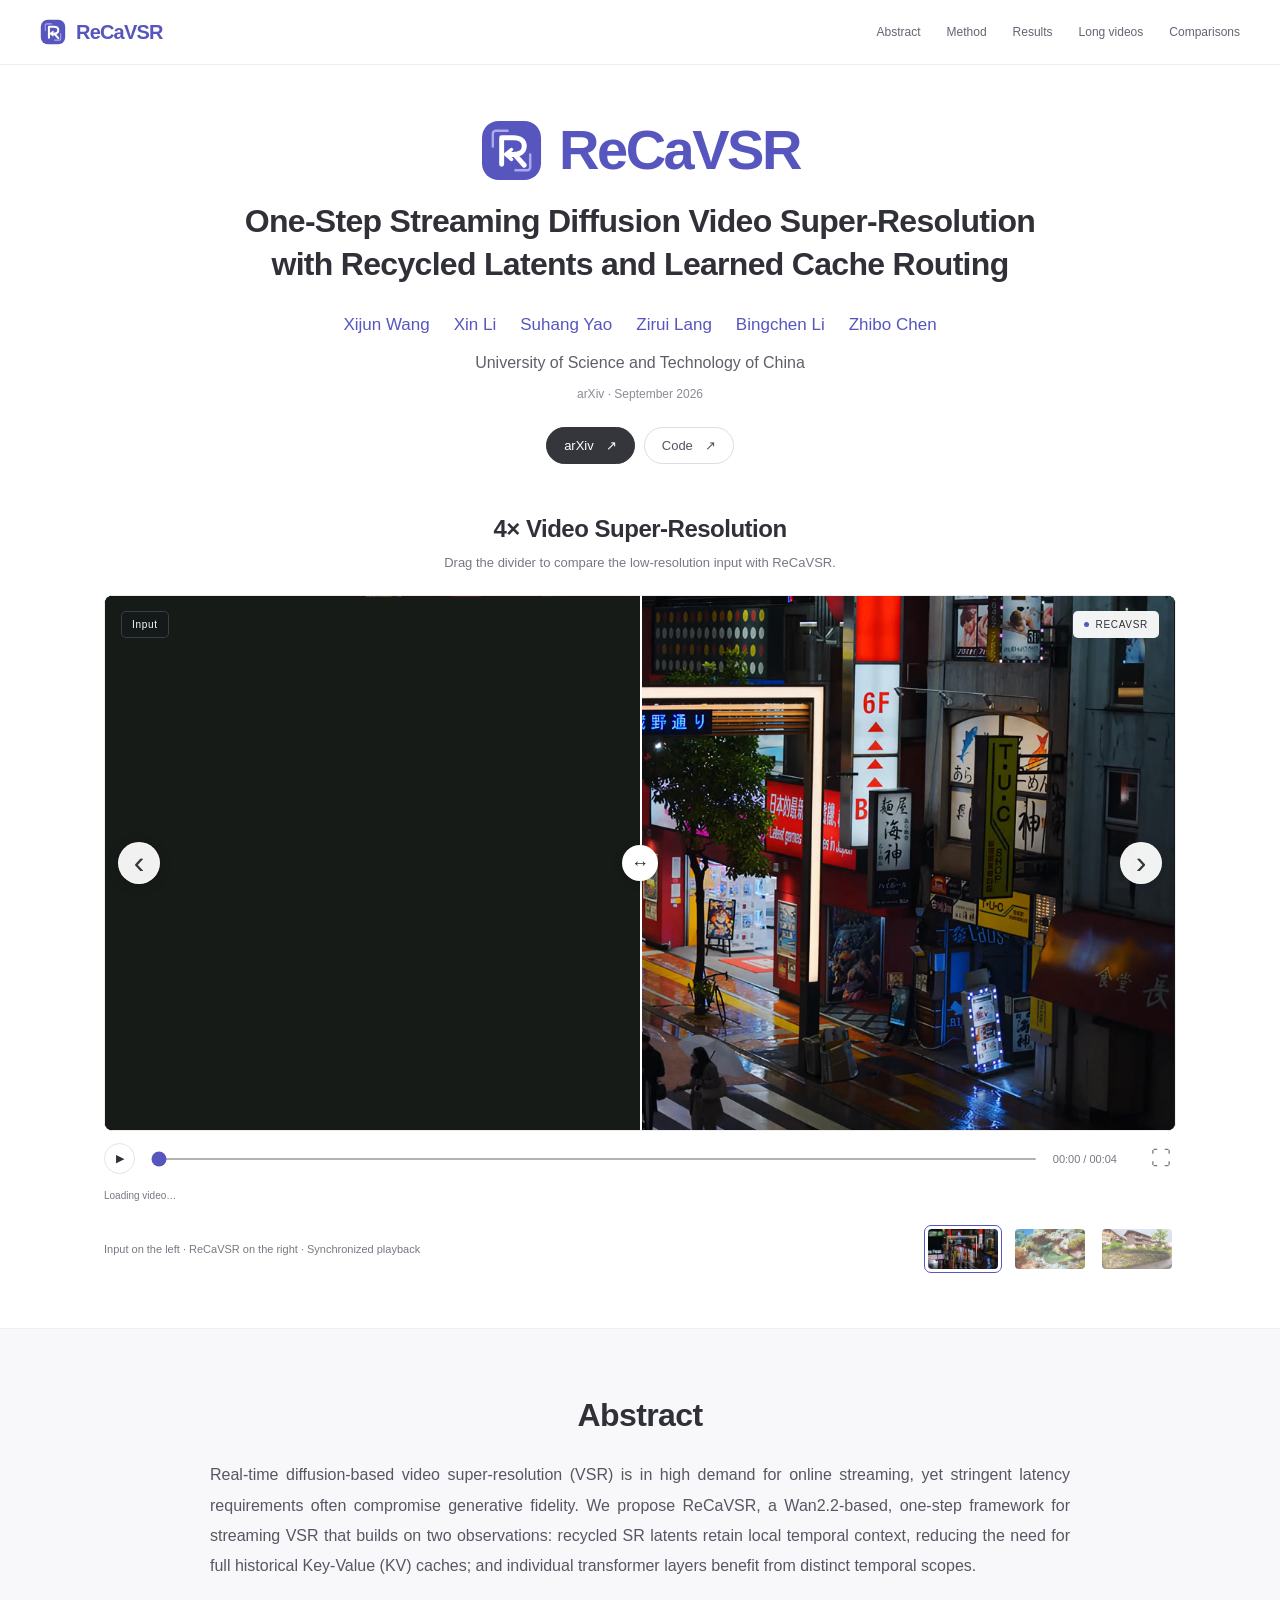
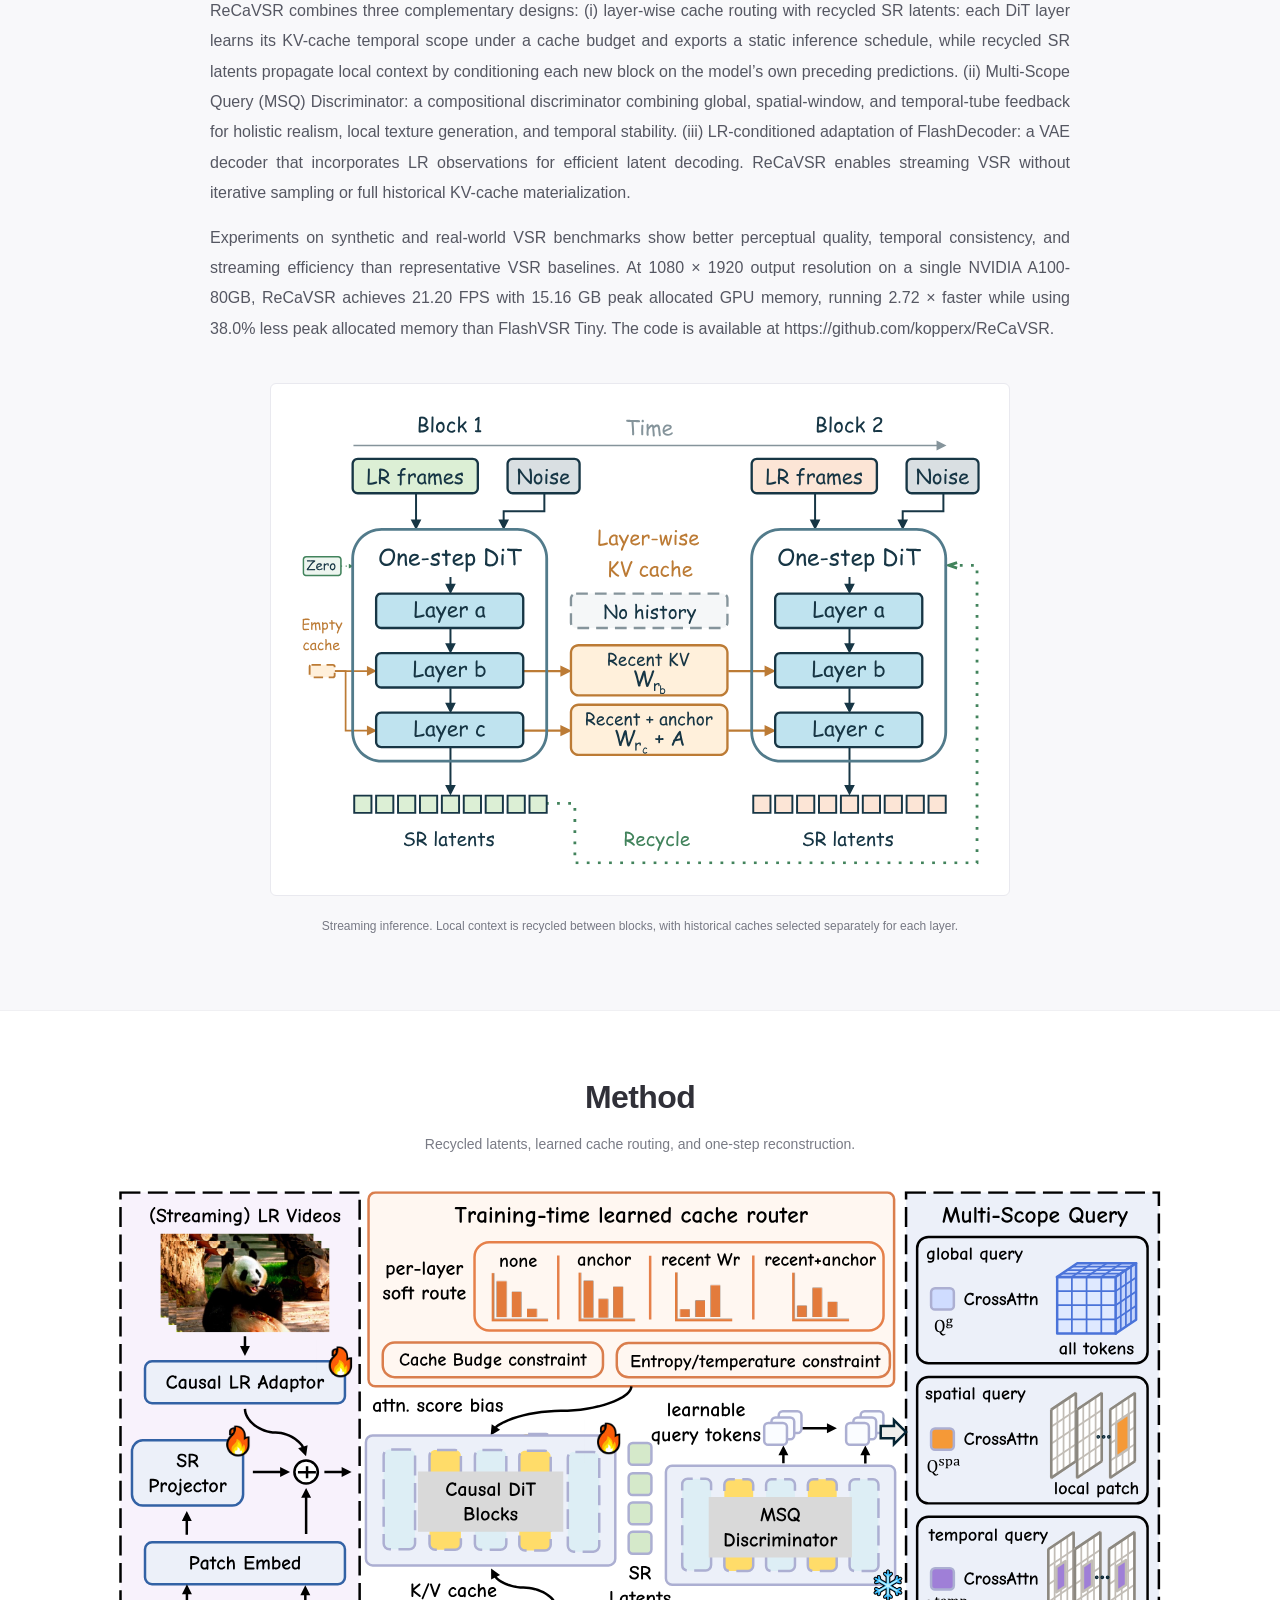
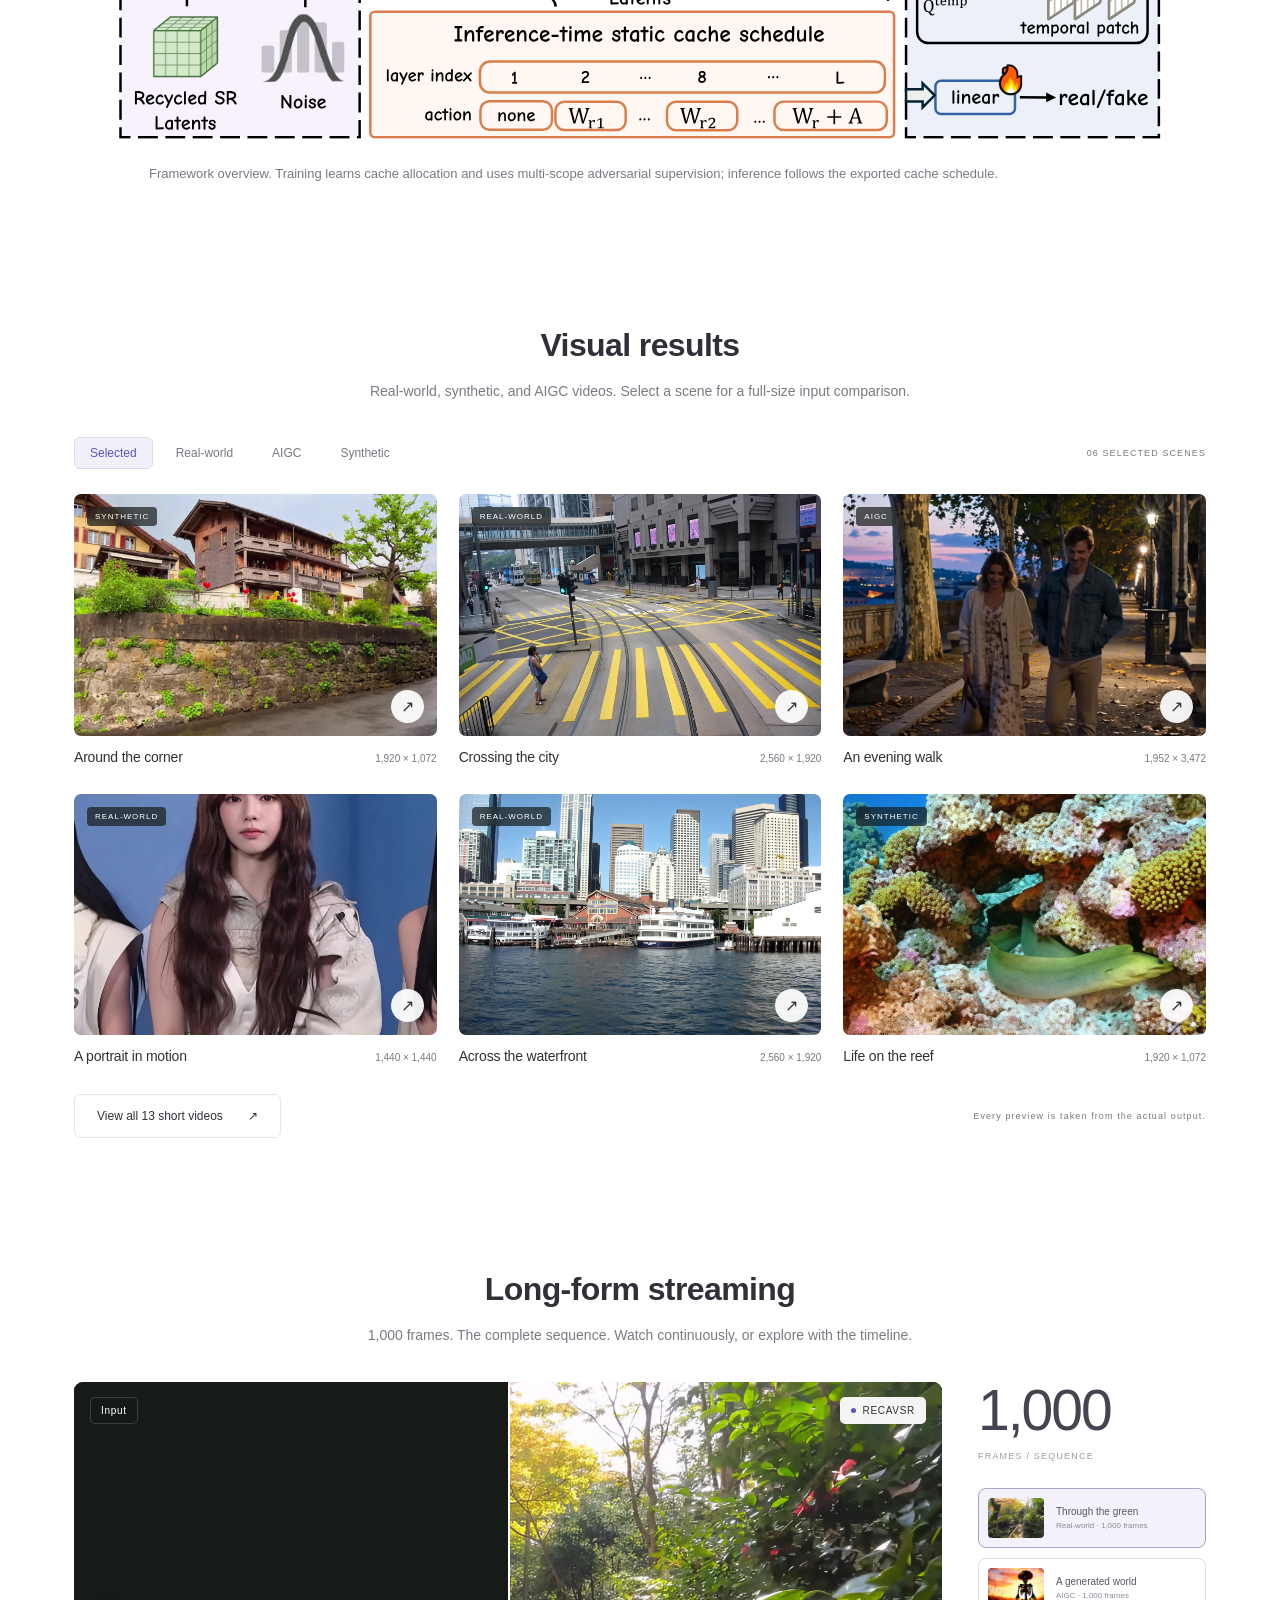
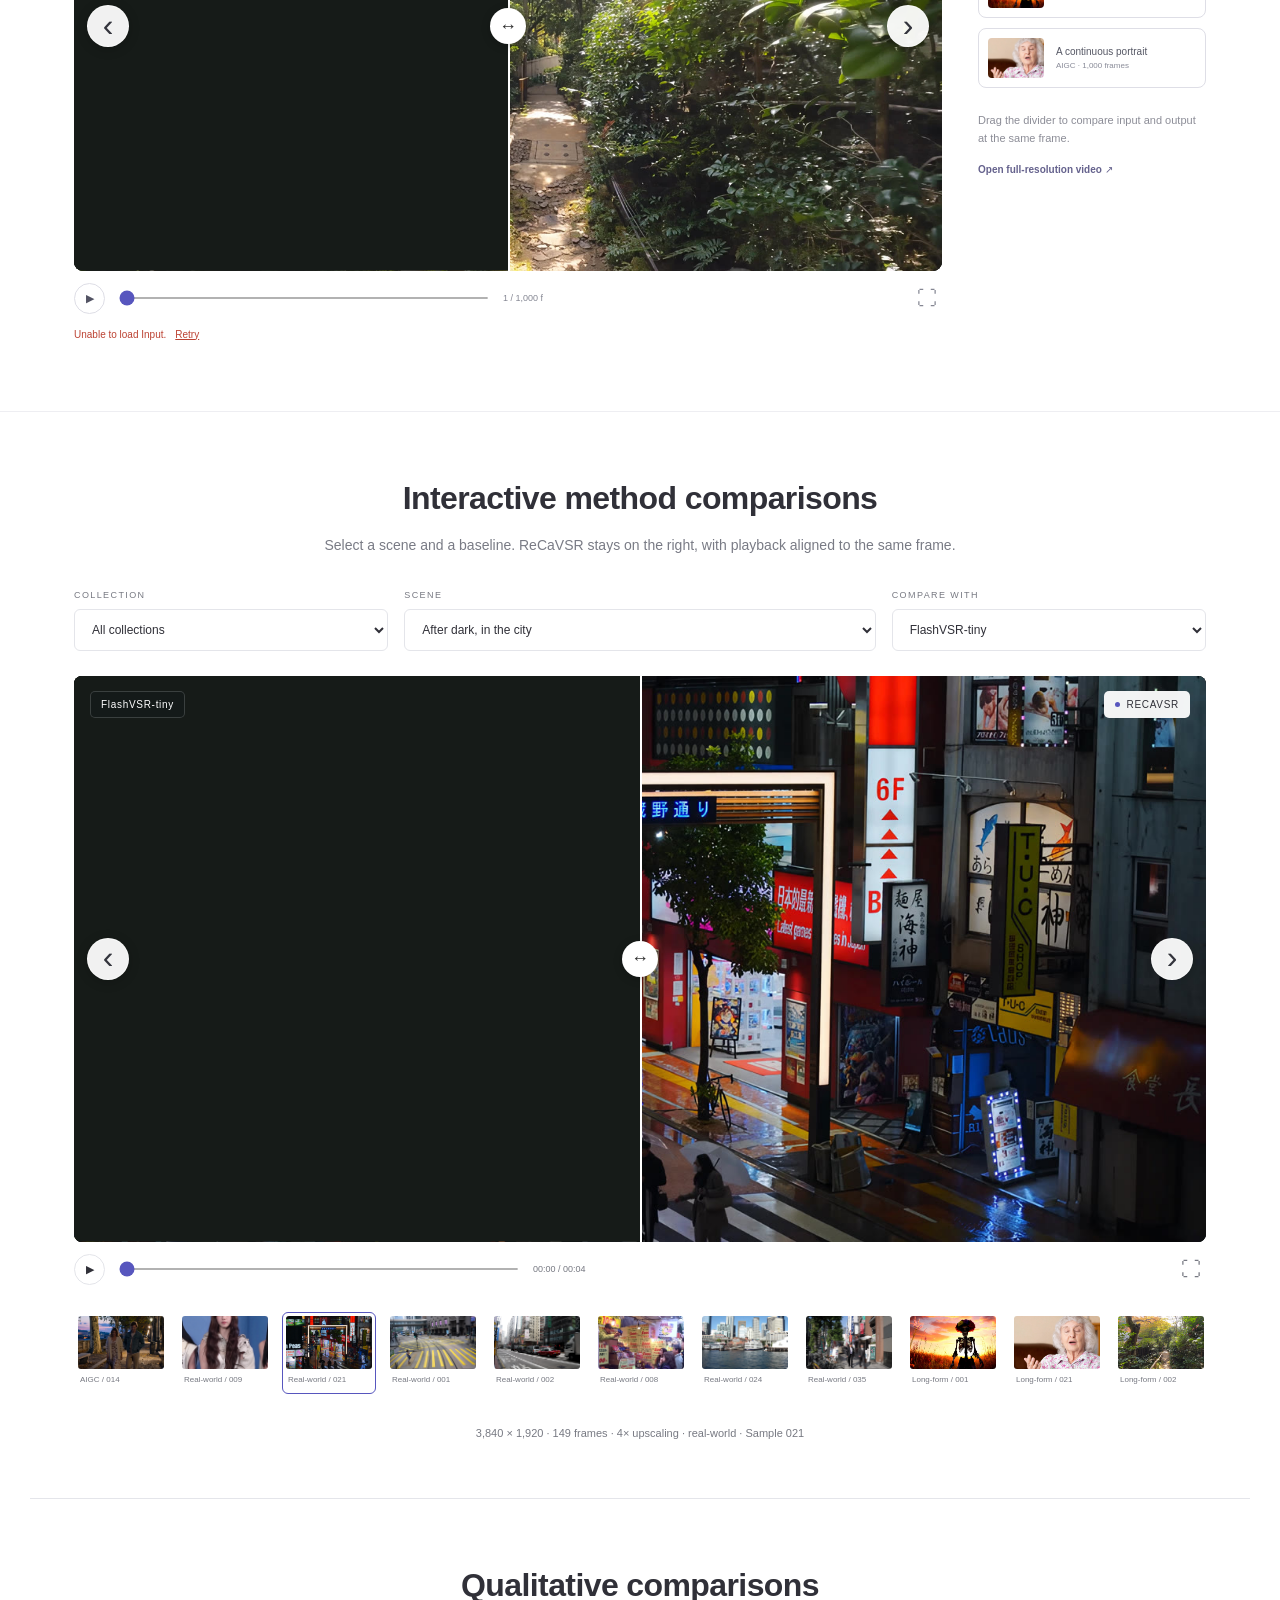
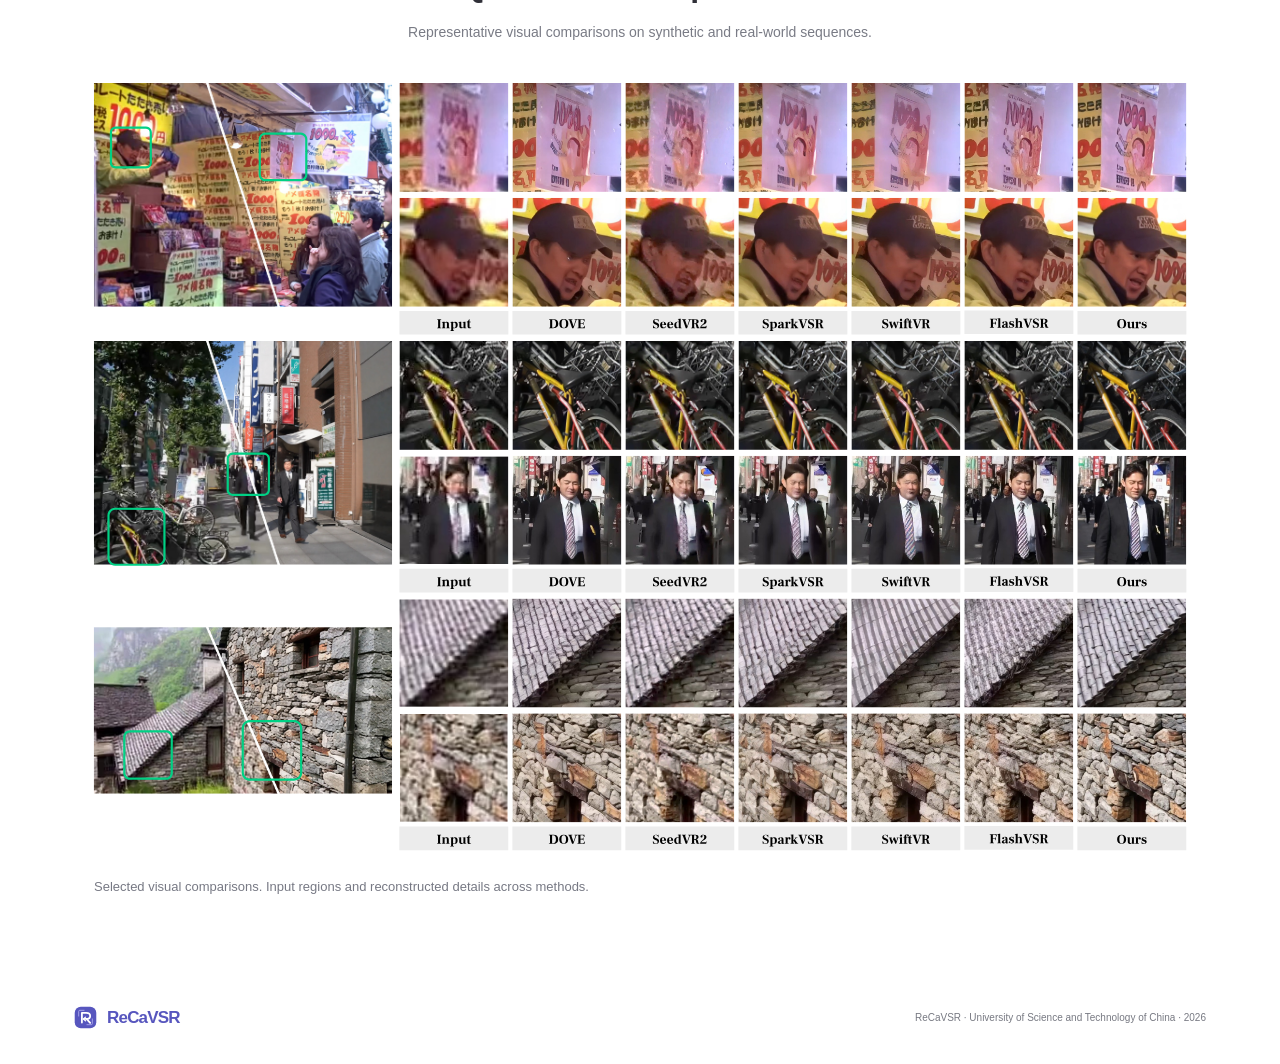
<file: docs/index.html>
<!DOCTYPE html>

<html lang="en">
<head>
<meta charset="utf-8"/><meta content="width=device-width,initial-scale=1" name="viewport"/>
<meta content="ReCaVSR — Explore video super-resolution through full-frame results, moving details, and 1,000-frame sequences." name="description"/>
<meta content="#f7f7f2" name="theme-color"/>
<title>ReCaVSR: One-Step Streaming Diffusion Video Super-Resolution</title>
<link href="icon.svg" rel="icon" type="image/svg+xml"/><link href="styles.css" rel="stylesheet"/>
<script defer="" src="catalogue.js"></script><script defer="" src="app.js"></script>
<link href="paper.css" rel="stylesheet"/></head>
<body>
<a class="skip" href="#showcase">Skip to results</a>
<header class="site-header"><div class="nav-wrap"><a aria-label="ReCaVSR home" class="brand" href="index.html"><img alt="" src="icon.svg"/>ReCaVSR<span class="brand-note">RESEARCH PROJECT</span></a><nav aria-label="Main navigation"><a href="#abstract">Abstract</a><a href="#method">Method</a><a href="#showcase">Results</a><a href="#long-form">Long videos</a><a href="#comparison">Comparisons</a></nav></div></header>
<main><section aria-labelledby="hero-title" class="paper-header container">
<h1 id="hero-title"><span class="paper-name"><img alt="" aria-hidden="true" class="paper-logo" src="icon.svg"/>ReCaVSR</span><span class="paper-title">One-Step Streaming Diffusion Video Super-Resolution<br class="desktop"/> with Recycled Latents and Learned Cache Routing</span></h1>
<div aria-label="Authors" class="paper-authors"><span>Xijun Wang</span><span>Xin Li</span><span>Suhang Yao</span><span>Zirui Lang</span><span>Bingchen Li</span><span>Zhibo Chen</span></div>
<p class="paper-affiliation">University of Science and Technology of China</p>
<p class="publication">arXiv · September 2026</p>
<div class="resource-links"><a href="https://arxiv.org/abs/2609.37831" rel="noopener" target="_blank">arXiv <span>↗</span></a><a href="https://github.com/kopperx/ReCaVSR" rel="noopener" target="_blank">Code <span>↗</span></a></div>
</section><section aria-label="Featured input and ReCaVSR video comparison" class="hero container"><div class="teaser-heading"><h2>4× Video Super-Resolution</h2><p>Drag the divider to compare the low-resolution input with ReCaVSR.</p></div>
<div class="player hero-player" id="hero-player"></div>
<div class="hero-bottom"><p>Input on the left · ReCaVSR on the right · Synchronized playback</p><div aria-label="Featured videos" class="hero-choices" id="hero-choices"></div></div>
</section><section aria-labelledby="abstract-title" class="paper-section abstract-section" id="abstract"><div class="container">
<h2 id="abstract-title">Abstract</h2>
<div class="abstract-text"><p>Real-time diffusion-based video super-resolution (VSR) is in high demand for online streaming, yet stringent latency requirements often compromise generative fidelity. We propose ReCaVSR, a Wan2.2-based, one-step framework for streaming VSR that builds on two observations: recycled SR latents retain local temporal context, reducing the need for full historical Key-Value (KV) caches; and individual transformer layers benefit from distinct temporal scopes.</p><p>ReCaVSR combines three complementary designs: (i) layer-wise cache routing with recycled SR latents: each DiT layer learns its KV-cache temporal scope under a cache budget and exports a static inference schedule, while recycled SR latents propagate local context by conditioning each new block on the model’s own preceding predictions. (ii) Multi-Scope Query (MSQ) Discriminator: a compositional discriminator combining global, spatial-window, and temporal-tube feedback for holistic realism, local texture generation, and temporal stability. (iii) LR-conditioned adaptation of FlashDecoder: a VAE decoder that incorporates LR observations for efficient latent decoding. ReCaVSR enables streaming VSR without iterative sampling or full historical KV-cache materialization.</p><p>Experiments on synthetic and real-world VSR benchmarks show better perceptual quality, temporal consistency, and streaming efficiency than representative VSR baselines. At 1080 × 1920 output resolution on a single NVIDIA A100-80GB, ReCaVSR achieves 21.20 FPS with 15.16 GB peak allocated GPU memory, running 2.72 × faster while using 38.0% less peak allocated memory than FlashVSR Tiny. The code is available at https://github.com/kopperx/ReCaVSR.</p></div>
<figure class="paper-figure overview-figure"><img alt="ReCaVSR streaming inference: recycled SR latents and layer-wise historical cache routing" data-source-format="pdf-vector" height="297" loading="lazy" src="figures/streaming-overview.svg" width="433"/><figcaption>Streaming inference. Local context is recycled between blocks, with historical caches selected separately for each layer.</figcaption></figure>
</div></section><section aria-labelledby="method-title" class="paper-section container" id="method">
<h2 id="method-title">Method</h2><p class="section-lead">Recycled latents, learned cache routing, and one-step reconstruction.</p>
<figure class="paper-figure method-figure"><img alt="Original ReCaVSR method figure showing the causal LR adaptor, recycled latents, learned cache router, and Multi-Scope Query discriminator" data-source-format="pdf-vector" height="420" loading="lazy" src="figures/method.svg" width="796"/><figcaption>Framework overview. Training learns cache allocation and uses multi-scope adversarial supervision; inference follows the exported cache schedule.</figcaption></figure>
</section><section aria-labelledby="showcase-title" class="showcase container section" id="showcase">
<div class="section-heading"><div><h2 id="showcase-title">Visual results</h2></div><p>Real-world, synthetic, and AIGC videos. Select a scene for a full-size input comparison.</p></div>
<div class="gallery-toolbar"><div aria-label="Filter showcase" class="tabs" role="group"><button aria-pressed="true" data-category="all">Selected</button><button aria-pressed="false" data-category="real">Real-world</button><button aria-pressed="false" data-category="aigc">AIGC</button><button aria-pressed="false" data-category="synthetic">Synthetic</button></div><span class="micro" id="gallery-count"></span></div>
<div class="gallery" id="gallery"></div><div class="gallery-bottom"><button class="outline-button" id="all-clips">View all 13 short videos <span>↗</span></button><span class="micro">Every preview is taken from the actual output.</span></div>
</section><section aria-labelledby="long-title" class="long-section section" id="long-form"><div class="container">
<div class="section-heading"><div><h2 id="long-title">Long-form streaming</h2></div><p>1,000 frames. The complete sequence. Watch continuously, or explore with the timeline.</p></div>
<div class="long-layout"><div class="player long-player" id="long-player"></div><aside class="long-aside"><span class="large-number">1,000<span>FRAMES / SEQUENCE</span></span><div aria-label="Long video selection" class="long-choices" id="long-choices"></div><p>Drag the divider to compare input and output at the same frame.</p><a class="text-link" id="long-original" rel="noopener" target="_blank">Open full-resolution video ↗</a></aside></div>
</div></section><section aria-labelledby="comparison-title" class="paper-section container inline-comparisons" id="comparison"><h2 id="comparison-title">Interactive method comparisons</h2><p class="section-lead">Select a scene and a baseline. ReCaVSR stays on the right, with playback aligned to the same frame.</p><div class="comparison-selectors"><label>Collection<select id="collection"><option value="all">All collections</option><option value="real">Real-world</option><option value="synthetic">Synthetic</option><option value="aigc">AIGC</option><option value="streaming">Long-form</option></select></label><label>Scene<select id="scene"></select></label><label>Compare with<select id="baseline"></select></label></div><div class="player comparison-player" id="compare-player"></div><div aria-label="Comparison scenes" class="scene-strip" id="scene-strip"></div><p class="section-footnote" id="comparison-meta"></p></section><section aria-labelledby="paper-results-title" class="paper-section container" id="paper-results"><h2 id="paper-results-title">Qualitative comparisons</h2><p class="section-lead">Representative visual comparisons on synthetic and real-world sequences.</p>
<figure class="paper-figure"><img alt="Figure 3 from ReCaVSR: visual comparisons on synthetic and real-world video super-resolution examples" data-source-format="pdf-vector" height="563" loading="lazy" src="figures/qualitative.svg" width="796"/><figcaption>Selected visual comparisons. Input regions and reconstructed details across methods.</figcaption></figure>
</section></main>
<footer class="container site-footer"><a class="brand" href="#"><img alt="" src="icon.svg"/>ReCaVSR</a><span>ReCaVSR · University of Science and Technology of China · 2026</span></footer>
<dialog id="video-dialog"><button aria-label="Close video" class="dialog-close">×</button><div class="dialog-heading"><p class="eyebrow" id="dialog-category"></p><h2 id="dialog-title"></h2></div><div class="player" id="dialog-player"></div><div class="dialog-footer"><span id="dialog-meta"></span><a class="text-link" href="#comparison" id="dialog-compare">Compare this scene ↗</a></div></dialog>
<noscript><p class="container">Enable JavaScript to browse and play the video results.</p></noscript>
</body></html>
</file>
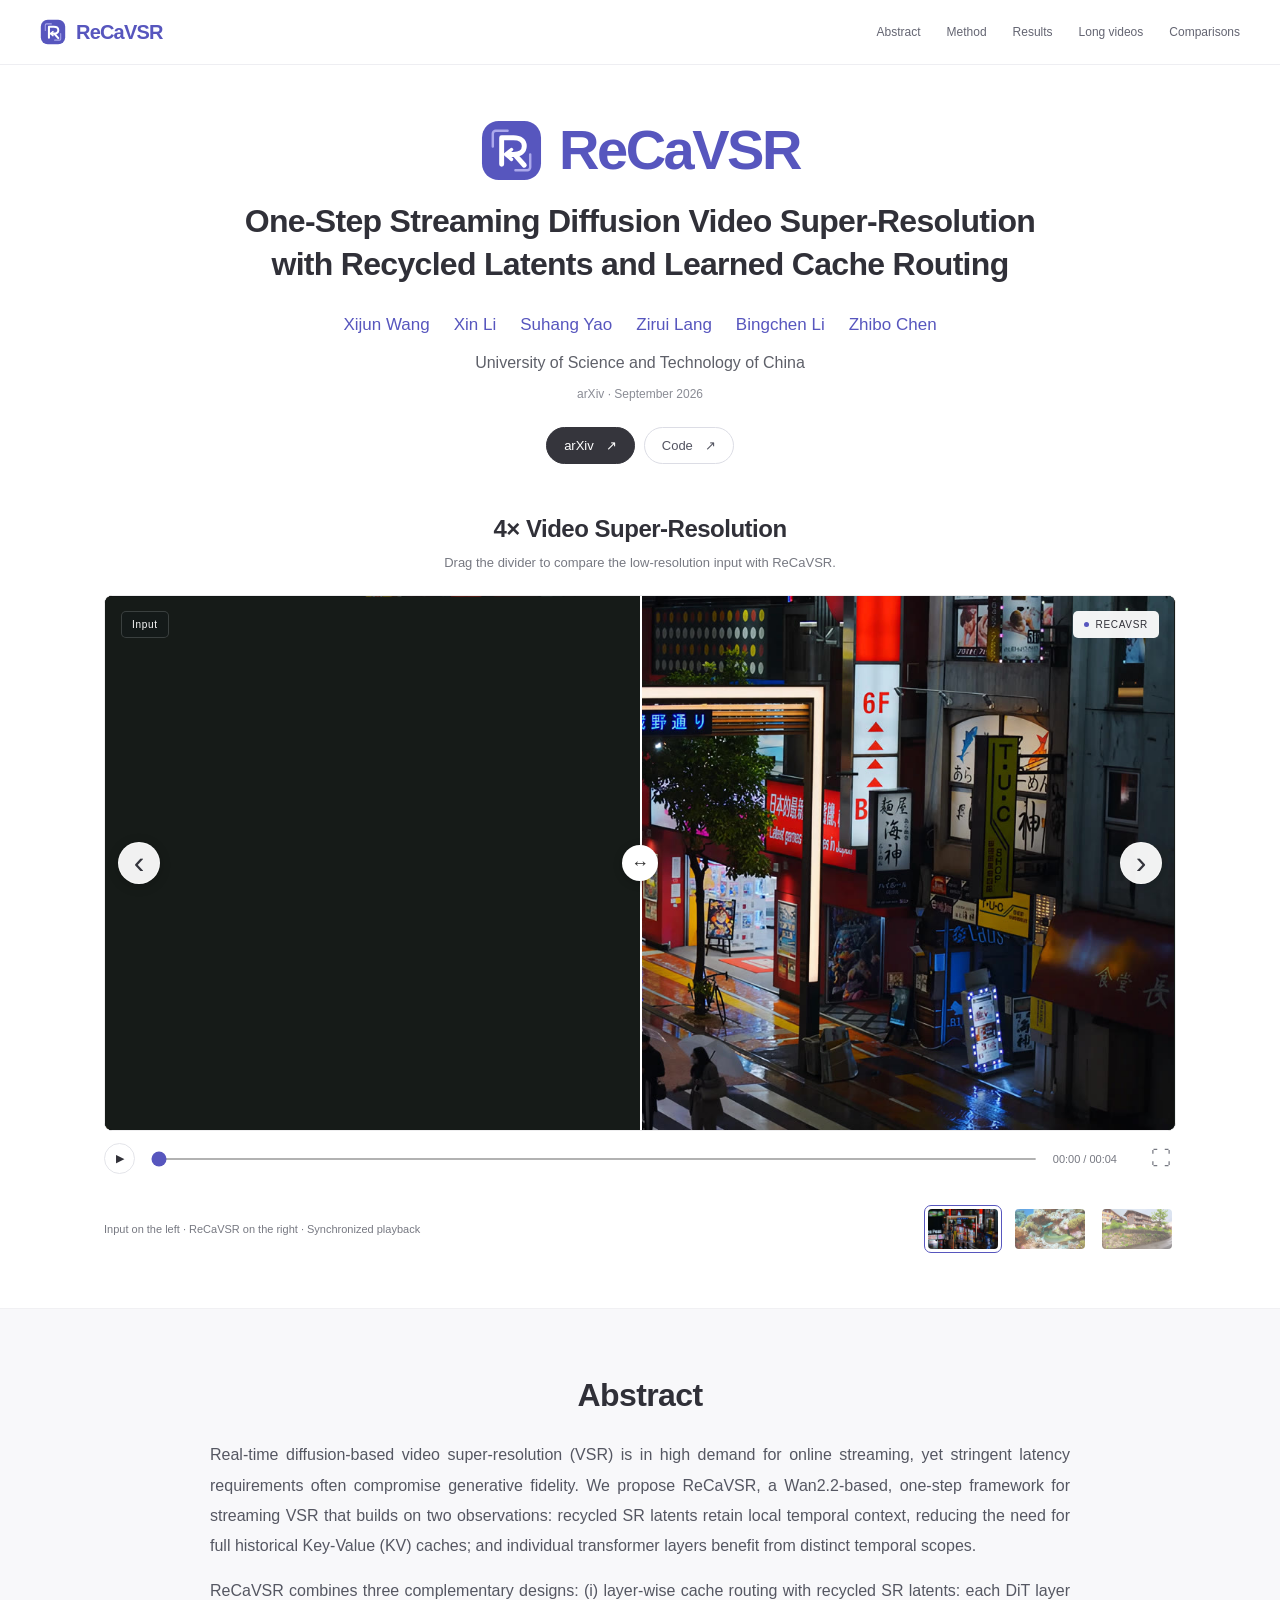
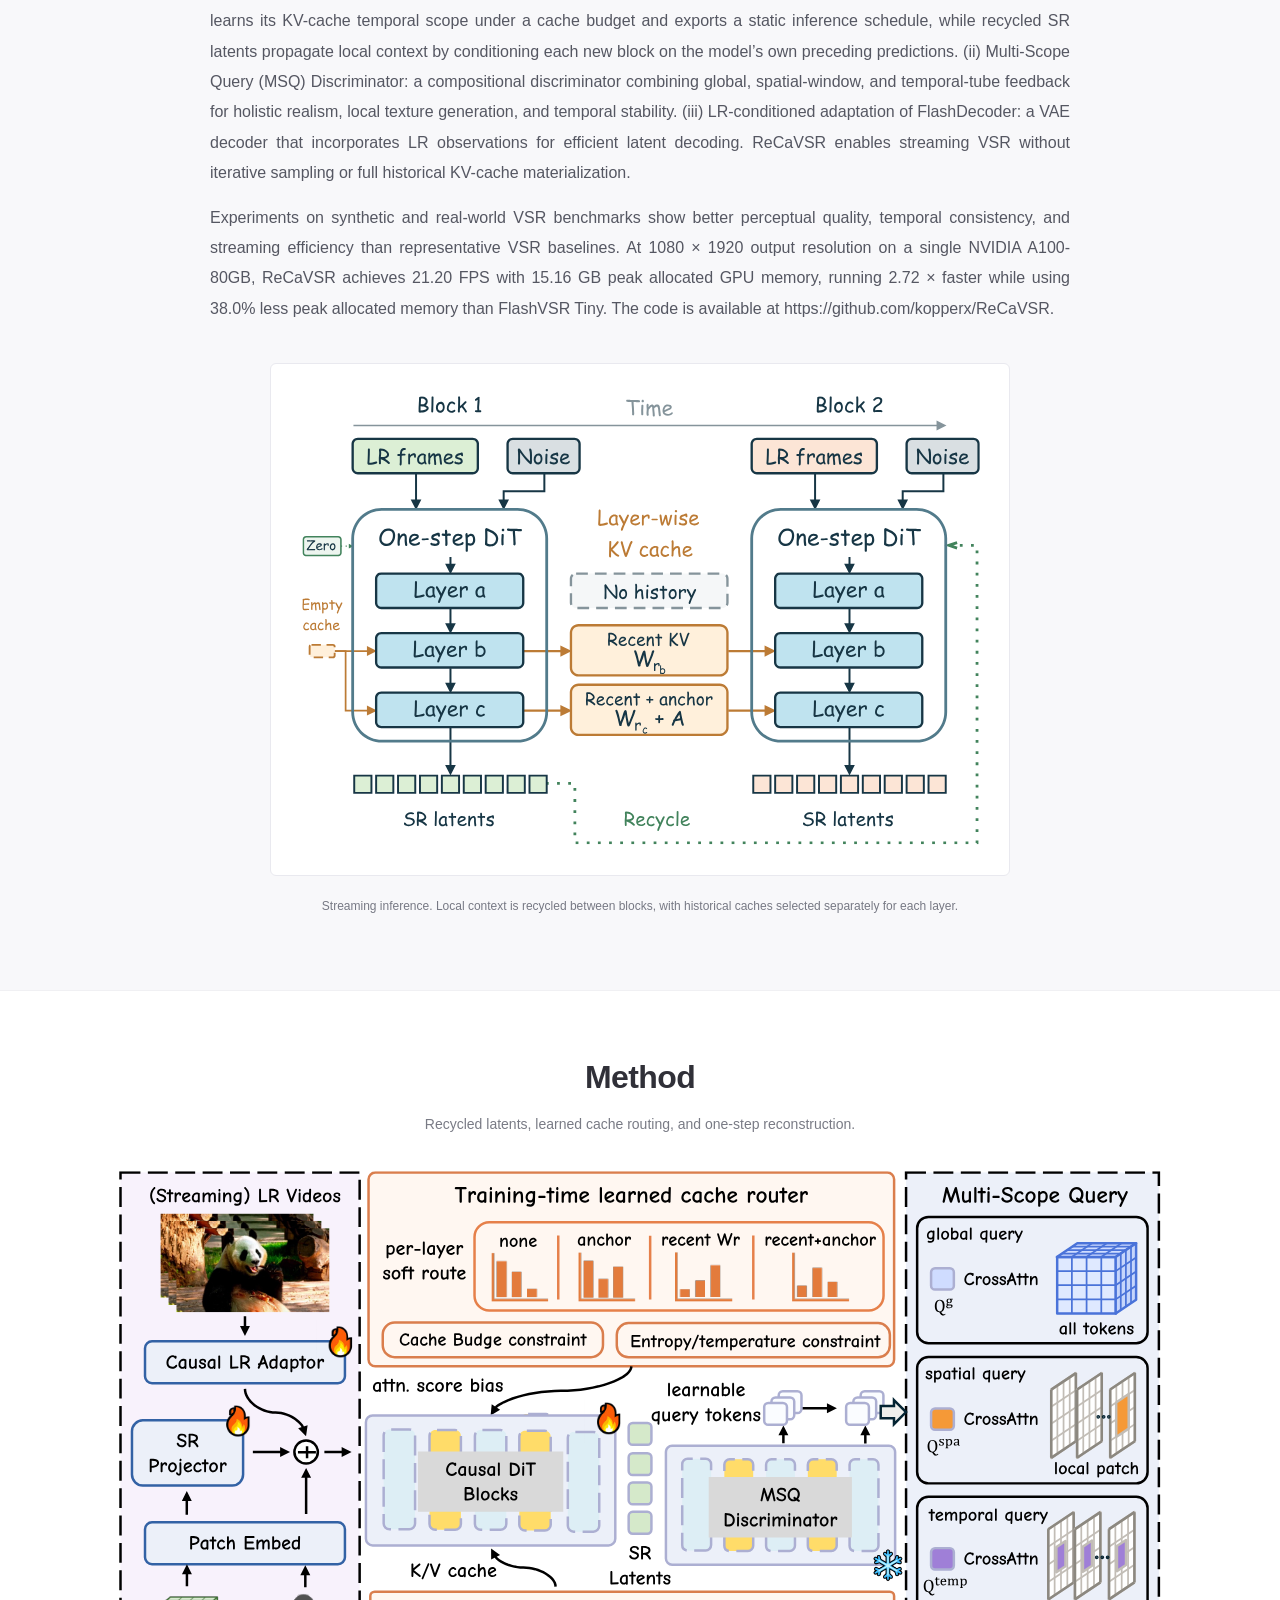
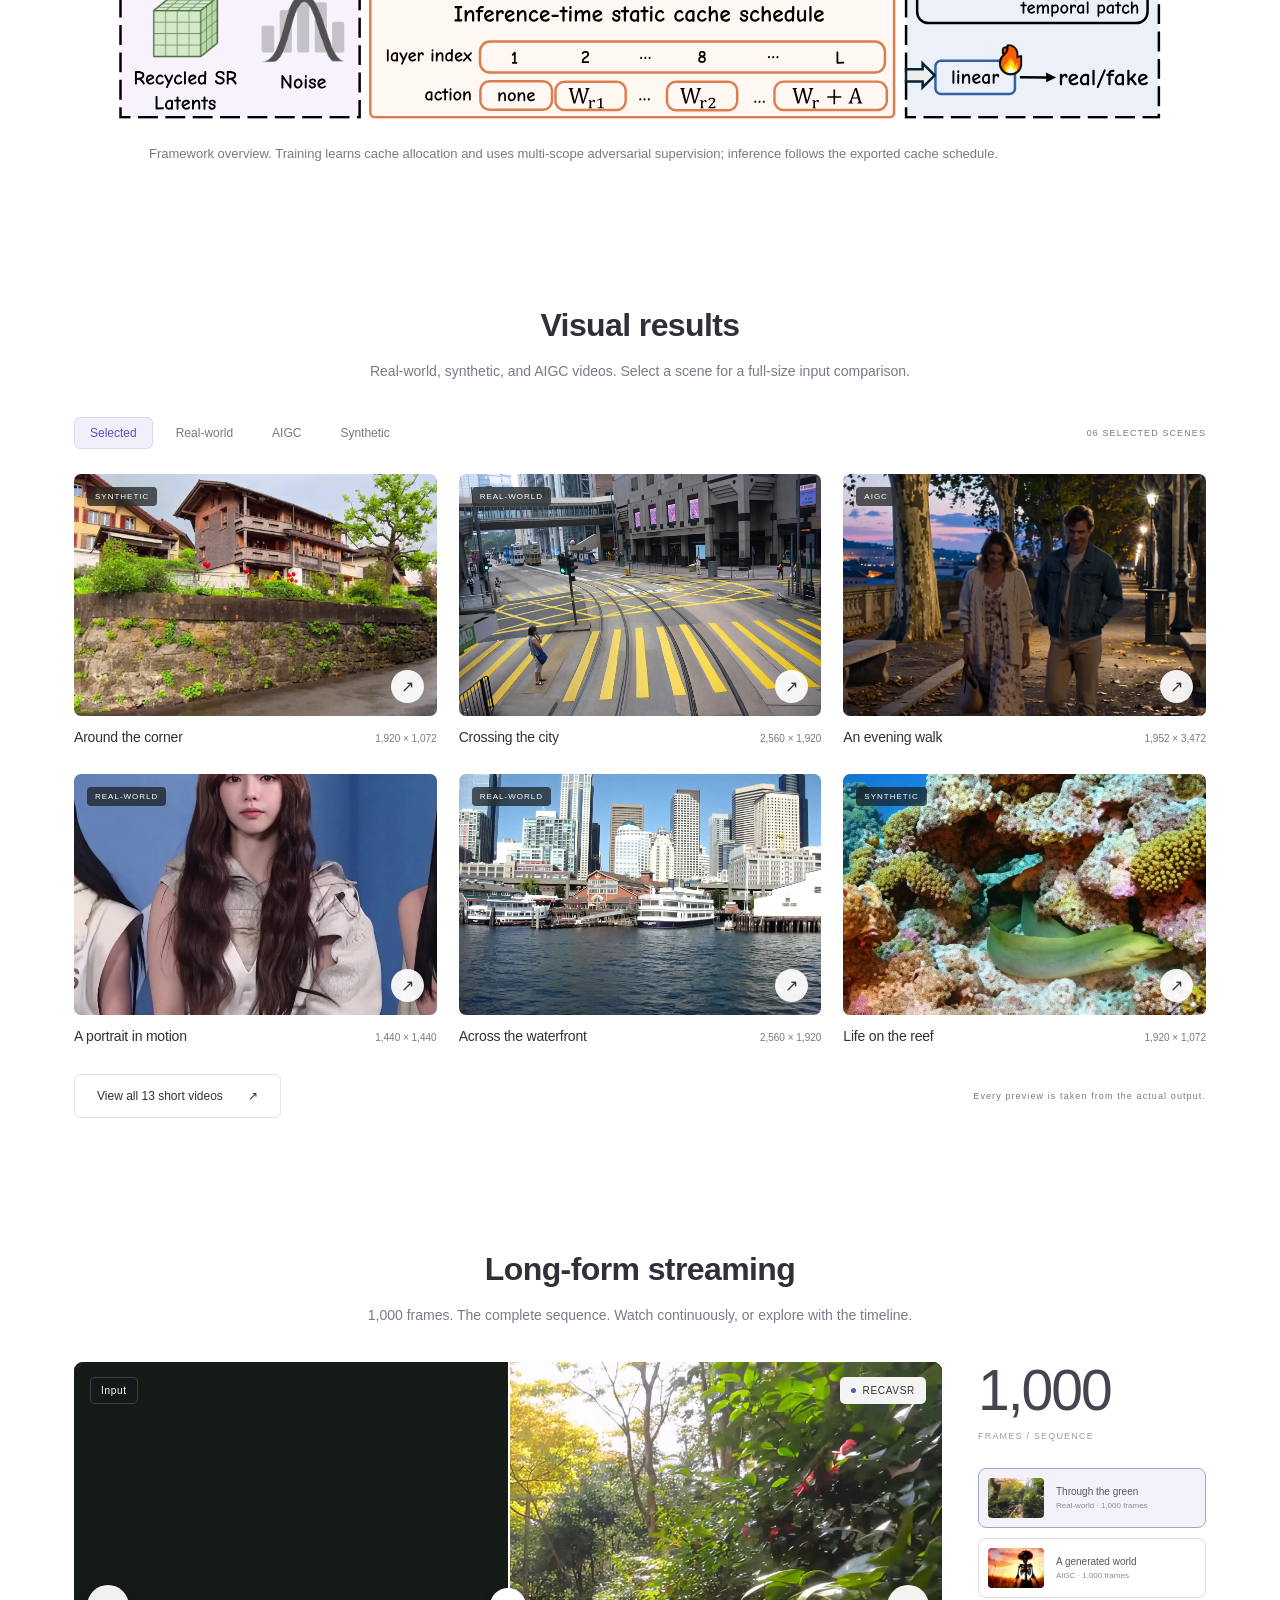
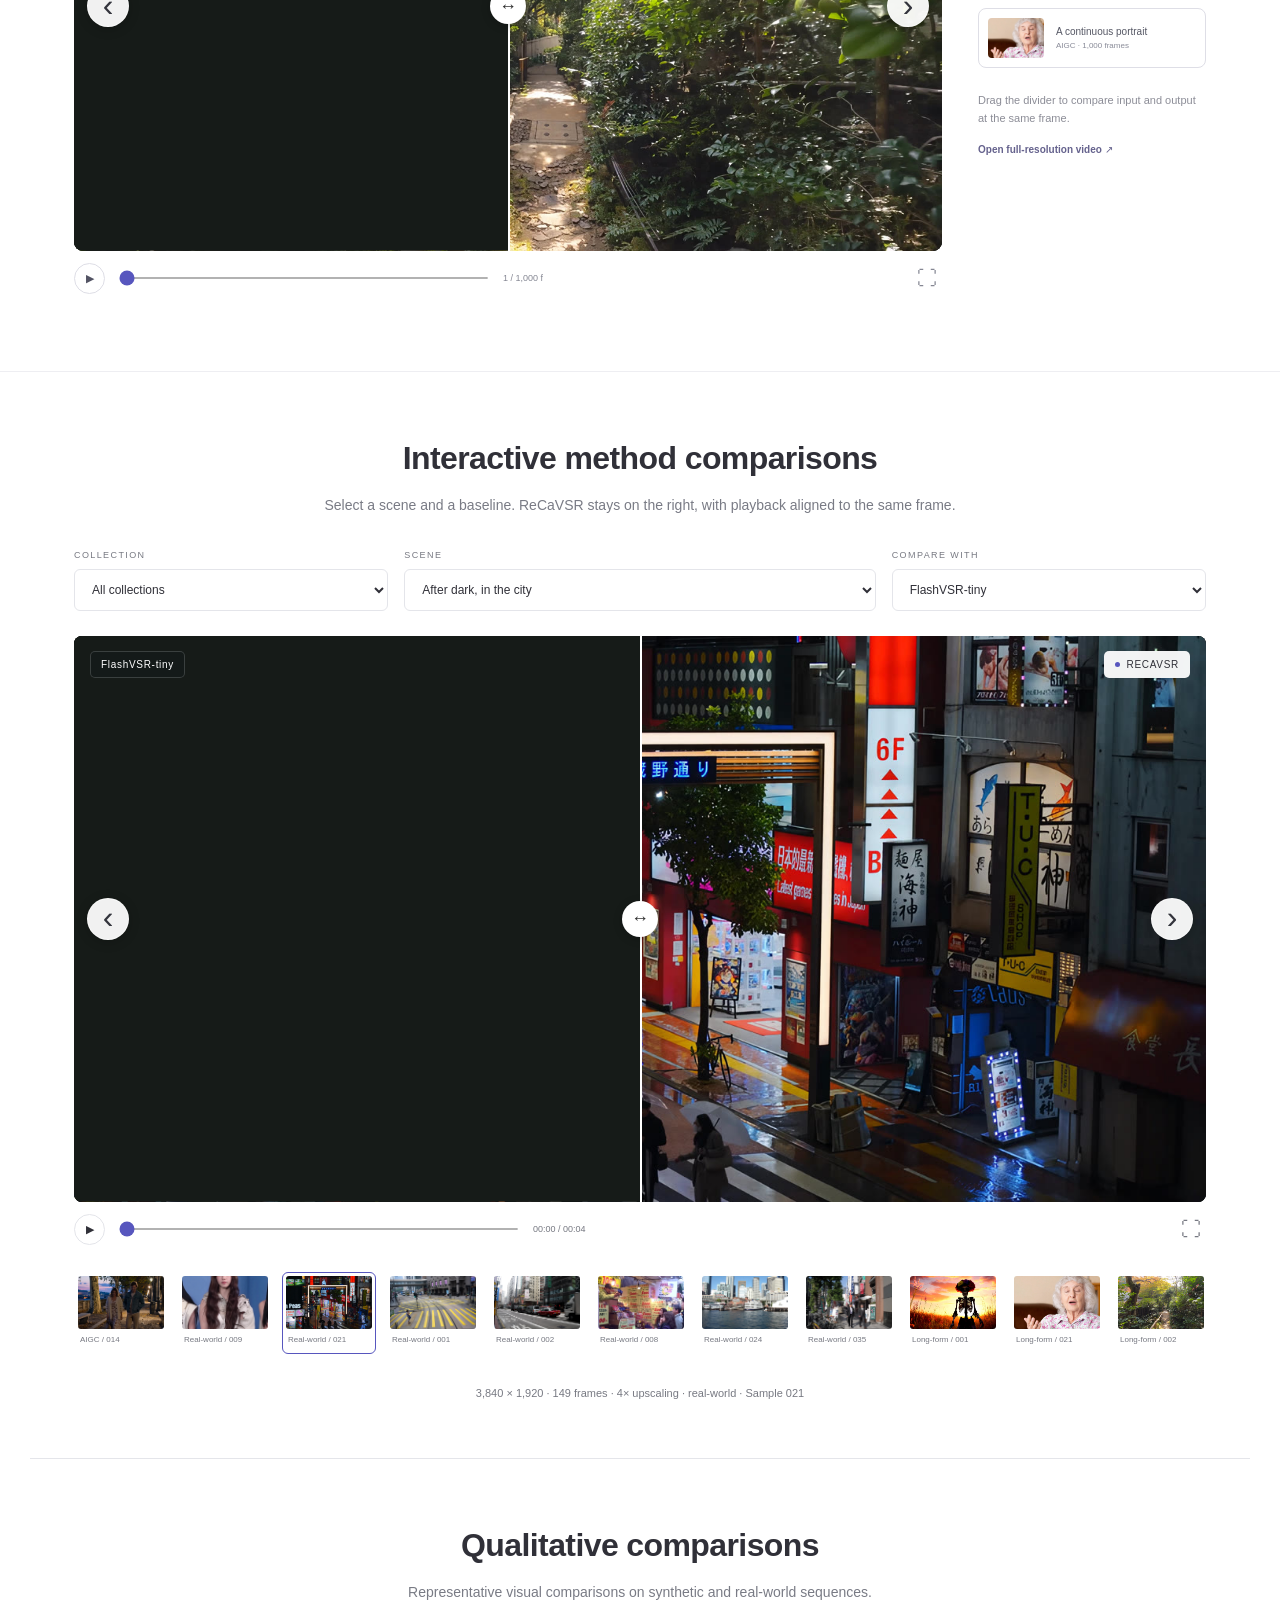
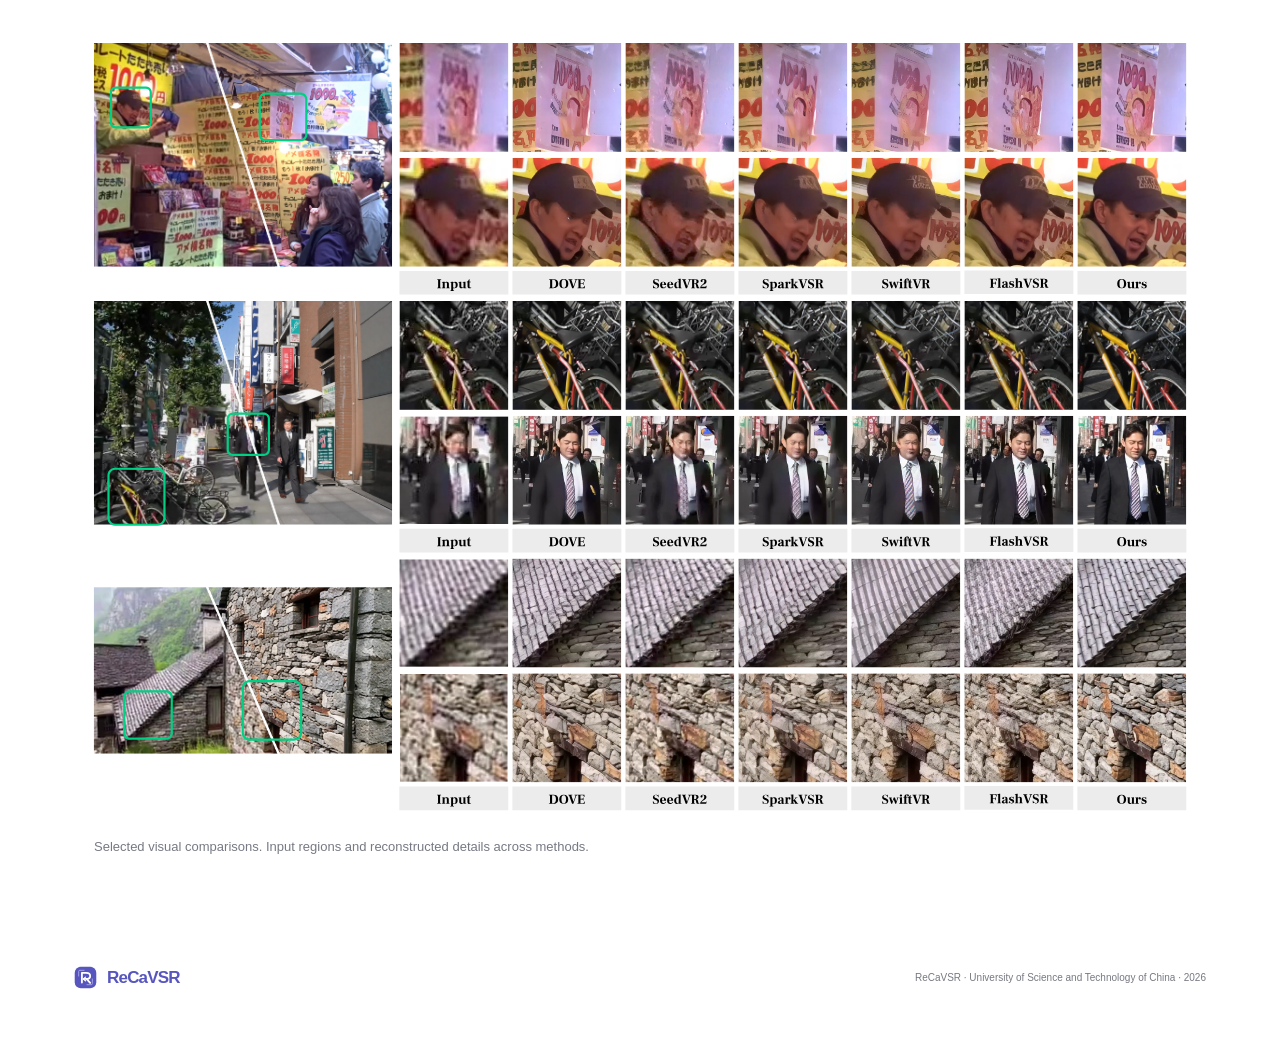
<file: docs/comparisons.html>
<!doctype html><html lang="en"><head><meta charset="utf-8"><meta name="viewport" content="width=device-width,initial-scale=1"><title>ReCaVSR — Comparisons</title><script src="comparison-redirect.js" defer></script></head><body><p><a href="index.html#comparison">View comparisons on the ReCaVSR project page.</a></p></body></html>
</file>
<file: docs/styles.css>
:root{--paper:#f7f7f2;--ink:#242722;--muted:#73776f;--line:#dcdfd6;--accent:#434dd2;--accent-soft:#eeeffd;--radius:14px;color-scheme:light;font-family:Inter,-apple-system,BlinkMacSystemFont,"Segoe UI",sans-serif;font-synthesis:none;color:var(--ink);background:var(--paper)}*{box-sizing:border-box}html{scroll-behavior:smooth;scroll-padding-top:95px}body{margin:0}button,input,select{font:inherit}button,a,input,select{-webkit-tap-highlight-color:transparent}a{color:inherit;text-decoration:none}button{cursor:pointer}button:disabled{cursor:wait;opacity:.45}button:focus-visible,a:focus-visible,input:focus-visible,select:focus-visible{outline:3px solid #8c97ff;outline-offset:4px}button{color:inherit}img{max-width:100%;display:block}h1,h2,h3,p{margin:0}h1,h2{font-weight:500;letter-spacing:-.055em;line-height:1.06}h1{font-size:clamp(48px,6.1vw,88px)}h2{font-size:clamp(36px,4vw,56px)}em{font-family:Georgia,"Times New Roman",serif;font-weight:400;letter-spacing:-.065em}p{line-height:1.65}.container{max-width:1328px;padding:0 48px;margin:0 auto}.site-header{height:80px;border-bottom:1px solid var(--line);background:rgba(247,247,242,.96);position:sticky;top:0;z-index:20;backdrop-filter:blur(16px)}.nav-wrap{max-width:1440px;padding:0 48px;margin:auto;height:100%;display:flex;align-items:center;justify-content:space-between;gap:20px}.brand{display:flex;align-items:center;font-size:21px;font-weight:650;letter-spacing:-.8px;gap:10px}.brand img{width:29px;height:29px}.brand-note{font-size:9px;letter-spacing:1.5px;font-weight:500;color:var(--muted);margin-left:16px;border-left:1px solid var(--line);padding-left:22px}.site-header nav{display:flex;gap:30px;font-size:12px;color:#666b62;align-items:center}.site-header nav a:hover,.site-header nav [aria-current]{color:var(--accent)}.site-header nav a:last-child{color:var(--ink)}.eyebrow{font-size:10px;font-weight:600;letter-spacing:2.1px;line-height:1.5;color:var(--muted);margin-bottom:19px}.small-dot,.live-dot{display:inline-block;width:6px;height:6px;border-radius:50%;background:var(--accent);margin-right:8px;vertical-align:1px}.live-dot{background:#69795e}.hero{padding-top:59px}.hero-intro{display:flex;align-items:flex-end;justify-content:space-between;gap:24px;margin-bottom:33px}.hero-copy{padding-bottom:5px}.hero-copy p{font-size:13px;color:var(--muted);line-height:1.7;margin-bottom:13px}.text-link{font-size:12px;font-weight:550;display:inline-flex;align-items:center;gap:20px;padding:5px 0}.text-link:hover{color:var(--accent)}.hero h1{font-size:clamp(44px,5.8vw,81px)}.hero h1 em{color:var(--accent)}.hero-bottom{display:flex;justify-content:space-between;align-items:center;gap:20px;padding:17px 0}.hero-bottom p{font-size:10px;color:var(--muted)}.separator{margin:0 10px;color:#b9bdb2}.hero-choices{display:flex;gap:9px}.hero-choice{padding:3px;background:none;border:1px solid transparent;border-radius:7px;position:relative}.hero-choice img{width:66px;height:39px;object-fit:cover;border-radius:4px;opacity:.65}.hero-choice[aria-pressed=true]{border-color:var(--accent)}.hero-choice[aria-pressed=true] img{opacity:1}.section{padding-top:104px;padding-bottom:94px}.section-heading{display:flex;justify-content:space-between;align-items:flex-end;gap:40px;margin-bottom:36px}.section-heading>p,.section-heading>div>p:not(.eyebrow){color:var(--muted);font-size:13px;line-height:1.8}.section-heading h2 em{color:#687a63}.gallery-toolbar{display:flex;justify-content:space-between;align-items:center;gap:20px;margin-bottom:26px}.tabs{display:flex;gap:7px;flex-wrap:wrap}.tabs button,.region-buttons button{font-size:11px;border:1px solid transparent;border-radius:25px;padding:10px 18px;background:none;color:var(--muted)}.tabs button[aria-pressed=true]{background:var(--ink);color:white}.tabs button:hover{border-color:var(--line)}.micro{font-size:9px;letter-spacing:1.1px;color:var(--muted);line-height:1.6}.gallery{display:grid;grid-template-columns:repeat(3,minmax(0,1fr));gap:32px 20px}.gallery-card{border:0;text-align:left;padding:0;background:none;width:100%}.card-image{aspect-ratio:1.5;position:relative;border-radius:10px;overflow:hidden;background:#e4e7df}.card-image img{width:100%;height:100%;object-fit:cover;transition:transform .45s}.gallery-card:hover img{transform:scale(1.035)}.card-open{position:absolute;right:13px;bottom:13px;background:#ffffffed;color:var(--ink);width:33px;height:33px;display:grid;place-items:center;border-radius:50%;font-size:16px}.card-category{position:absolute;left:13px;top:13px;background:#171c1bb3;backdrop-filter:blur(8px);color:white;padding:5px 8px;border-radius:4px;font-size:8px;letter-spacing:1px;text-transform:uppercase}.card-caption{display:flex;justify-content:space-between;align-items:baseline;gap:10px;padding-top:13px}.card-caption h3{font-size:14px;font-weight:500;letter-spacing:-.2px}.card-caption span{font-size:9px;color:var(--muted)}.gallery-bottom{display:flex;align-items:center;justify-content:space-between;margin-top:36px;gap:20px}.outline-button,.solid-button{display:inline-flex;justify-content:center;align-items:center;gap:25px;font-size:12px;padding:14px 22px;border:1px solid var(--line);border-radius:6px;background:none}.solid-button{background:var(--ink);color:white;border-color:var(--ink)}.outline-button:hover{border-color:var(--accent);color:var(--accent)}.solid-button:hover{background:var(--accent);border-color:var(--accent)}.detail-section{background:#edf0e9;border-block:1px solid #dde2d7}.region-buttons{display:flex;gap:5px;margin-top:18px;flex-wrap:wrap}.region-buttons button{padding:7px 11px;font-size:10px;border-color:#d7ddce}.region-buttons button[aria-pressed=true]{background:#fff;border-color:#697a60;color:#3a513a}.section-footnote{font-size:10px;color:var(--muted);margin-top:18px;line-height:1.7}.long-section{background:#19211e;color:#f6f6ee;padding-bottom:82px}.long-section .eyebrow{color:#a0ae9c}.long-section .section-heading>p{color:#a6b1a7}.long-layout{display:grid;grid-template-columns:minmax(0,1fr) 228px;gap:42px;align-items:start}.large-number{font-family:Georgia,serif;font-size:68px;letter-spacing:-4px;line-height:1;display:block;color:#d9e2cf;margin-bottom:27px}.large-number>span{display:block;font:9px -apple-system,BlinkMacSystemFont,sans-serif;letter-spacing:2px;margin-top:12px;color:#9aac97}.long-choices{display:grid;gap:10px}.long-choice{display:flex;align-items:center;gap:12px;width:100%;text-align:left;padding:9px;background:none;border:1px solid #3c4840;border-radius:8px;color:#c1cabe}.long-choice[aria-pressed=true]{background:#2b362f;border-color:#96aa8f}.long-choice img{width:56px;height:40px;object-fit:cover;border-radius:4px}.long-choice strong{font-size:10px;font-weight:500;display:block}.long-choice small{font-size:8px;color:#9aa895;display:block;margin-top:4px}.long-aside p{font-size:10px;color:#9daa9b;margin-top:23px}.long-aside .text-link{font-size:10px;gap:5px;margin-top:12px}.research{display:grid;grid-template-columns:1fr 1fr;gap:120px;align-items:center}.research>div>p:not(.eyebrow){font-size:13px;color:var(--muted);max-width:400px;margin:24px 0 15px}.task-diagram{padding:30px 40px;border:1px solid var(--line);border-radius:16px;position:relative;background:radial-gradient(#cbd1c3 .7px,transparent .7px) 0 0/12px 12px}.diagram-row{display:flex;align-items:center;justify-content:center;gap:25px}.diagram-row strong{font-size:13px;display:block;font-weight:500;margin-top:4px}.film-frames{height:39px;width:55px;display:block;position:relative}.film-frames i{position:absolute;width:40px;height:27px;border:1px solid #939c8a;background:#ebeee5;border-radius:3px;left:0;top:0}.film-frames i:nth-child(2){left:6px;top:5px}.film-frames i:nth-child(3){left:12px;top:10px}.film-frames.output i{background:#edf0ff;border-color:#6e78d4}.diagram-line{height:29px;border-left:1px solid #a9b39e;display:block;width:1px;margin:10px auto}.diagram-model{margin:0 auto;background:white;box-shadow:0 5px 18px #38453009;border:1px solid #d6dcd0;border-radius:9px;display:flex;align-items:center;gap:12px;padding:17px;width:max-content}.diagram-model img{width:29px}.diagram-model strong{font-size:16px}.diagram-model span{font-size:9px;color:var(--muted);max-width:72px;line-height:1.5}.task-diagram>p{text-align:center;margin-top:23px;font-size:8px}.compare-invitation{padding-block:40px;border-top:1px solid var(--line);border-bottom:1px solid var(--line);display:flex;justify-content:space-between;align-items:center;gap:25px}.compare-invitation h2{font-size:33px;letter-spacing:-1.2px}.compare-invitation p:not(.eyebrow){color:var(--muted);font-size:12px;margin-top:12px}.compare-invitation .eyebrow{margin-bottom:13px}.site-footer{display:flex;justify-content:space-between;align-items:center;padding-top:35px;padding-bottom:35px;gap:20px}.site-footer .brand{font-size:17px}.site-footer .brand img{width:23px;height:23px}.site-footer>span,.site-footer>a:last-child{font-size:10px;color:var(--muted)}
.player{--video-ratio:1.77778;min-width:0}.player-stage{position:relative}.screen{background:#161b18;aspect-ratio:var(--video-ratio);position:relative;overflow:hidden;border-radius:var(--radius);isolation:isolate}.layer{position:absolute;inset:0;overflow:hidden;background:#161b18}.layer video,.layer img{position:absolute;width:100%;height:100%;object-fit:contain;inset:0}.layer-left{z-index:2;display:none}.screen.mode-input .layer-left{display:block}.screen.mode-compare .layer-left{display:block;clip-path:inset(0 calc(100% - var(--split,50%)) 0 0)}.screen.mode-side{display:grid;grid-template-columns:1fr 1fr;gap:10px;background:none;aspect-ratio:auto;border-radius:0}.mode-side .layer{position:relative;inset:auto;aspect-ratio:var(--video-ratio);display:block;border-radius:9px}.mode-side .layer-left{grid-column:1;grid-row:1}.mode-side .layer-ours{grid-column:2;grid-row:1}.mode-side .layer video{border-radius:9px}.video-label{position:absolute;left:16px;top:15px;z-index:5;font-size:9px;letter-spacing:1.3px;background:#151b1ace;backdrop-filter:blur(6px);border:1px solid #ffffff2a;color:#fff;padding:7px 10px;border-radius:5px;pointer-events:none}.video-label.ours{left:auto;right:16px;background:#f4f6edee;color:#2b3328;border-color:transparent}.video-label.ours:before{content:"";display:inline-block;width:5px;height:5px;border-radius:50%;background:#637b52;margin-right:6px;vertical-align:1px}.mode-ours .video-label.left,.mode-input .video-label.ours{display:none}.divider{display:none;position:absolute;inset:0;z-index:3;pointer-events:none}.mode-compare .divider{display:block}.divider:before{content:"";position:absolute;left:var(--split,50%);top:0;bottom:0;width:2px;background:#fff}.divider:after{content:"↔";position:absolute;left:var(--split,50%);top:50%;transform:translate(-50%,-50%);border-radius:50%;width:36px;height:36px;background:white;color:#333;display:grid;place-items:center;font-size:18px}.wipe-range{position:absolute;inset:0;width:100%;height:100%;margin:0;opacity:0;pointer-events:auto;cursor:ew-resize}.player-controls{display:flex;align-items:center;justify-content:space-between;gap:14px;padding:12px 0}.transport{display:flex;gap:12px;align-items:center;flex:1;min-width:0}.play-toggle{width:31px;height:31px;border:1px solid var(--line);border-radius:50%;background:none;font-size:11px;flex-shrink:0}.time-label{font-size:9px;font-variant-numeric:tabular-nums;white-space:nowrap;color:var(--muted)}.seek-range{accent-color:var(--accent);height:2px;width:100%;max-width:180px;min-width:45px;cursor:pointer}.player-modes{display:flex;align-items:center;background:#e8ebe3;border-radius:6px;padding:3px;flex-shrink:0}.player-modes button{background:none;border:0;padding:7px 11px;font-size:10px;border-radius:4px;color:#71776a;white-space:nowrap}.player-modes button[aria-pressed=true]{background:white;color:var(--ink);box-shadow:0 1px 3px #2025200c}.full-button{border:0;background:none;font-size:20px;padding:0 5px;color:var(--muted)}.player-status{font-size:10px;color:var(--muted);min-height:16px;line-height:1.6}.player-status.error{color:#bc4232}.player-status button{border:0;background:none;text-decoration:underline;color:inherit;font-size:inherit;padding-left:9px}.hero-player .player-status:empty{display:none}.hero-player .player-controls{border-bottom:1px solid var(--line);padding-bottom:14px}.detail-layout{display:grid;grid-template-columns:1.7fr 1fr;gap:16px}.loupe{position:relative;overflow:hidden;border-radius:var(--radius);background:#161b18;min-height:0}.loupe video{position:absolute;max-width:none;object-fit:fill}.loupe .video-label{z-index:3}.crop-region{display:none;position:absolute;border:1.5px solid #e9efb8;box-shadow:0 0 0 1px #0005;pointer-events:none;z-index:4}.detail-player .mode-ours .crop-region{display:block}.detail-player .screen{cursor:crosshair}.long-player .screen{border-radius:9px}.long-player{--line:#4b5b4b;--muted:#aeb9aa;--accent:#b8cda5}.long-player .player-modes{background:#2c382f}.long-player .player-modes button{color:#aeb9aa}.long-player .player-modes button[aria-pressed=true]{background:#cbd6c0;color:#24301f}.long-player .play-toggle{color:#d8e3ce}.frame-markers{display:flex;gap:5px;margin-top:9px;border-top:1px solid #3c4840;padding-top:12px;align-items:center;justify-content:space-between}.frame-markers span{font-size:8px;letter-spacing:1.2px;color:#95a28e}.frame-markers button{font-size:9px;border:1px solid #465743;background:none;color:#cbd9c2;border-radius:4px;padding:7px 10px}.frame-markers button:hover{background:#3a4b32}.player-stage:fullscreen{background:#131813;display:grid;align-content:center;padding:20px;width:100%;height:100%}.player-stage:fullscreen .screen{max-height:90vh;width:100%;aspect-ratio:var(--video-ratio)}
dialog{border:1px solid var(--line);border-radius:16px;background:var(--paper);color:var(--ink);width:min(1100px,94vw);max-height:94vh;padding:32px;overflow:auto}dialog::backdrop{background:#142018b8;backdrop-filter:blur(6px)}.dialog-close{position:absolute;right:19px;top:15px;border:0;background:none;font-size:30px;color:var(--muted)}.dialog-heading h2{font-size:33px}.dialog-heading .eyebrow{margin-bottom:8px}.dialog-heading{margin-bottom:22px}.dialog-footer{display:flex;justify-content:space-between;gap:20px;font-size:10px;color:var(--muted);align-items:center;margin-top:10px}dialog .screen{max-height:65vh;aspect-ratio:var(--video-ratio)}.compare-intro{padding-top:43px;padding-bottom:44px}.compare-intro>.text-link{margin-bottom:34px;color:var(--muted)}.compare-intro h1{font-size:64px}.compare-intro h1 em{color:var(--accent)}.compare-intro>p:last-child{font-size:13px;color:var(--muted);margin-top:20px}.comparison-selectors{display:grid;grid-template-columns:1fr 1.5fr 1fr;gap:16px;margin-bottom:25px}.comparison-selectors label{display:grid;gap:9px;font-size:9px;text-transform:uppercase;letter-spacing:1.4px;color:var(--muted)}.comparison-selectors select{padding:12px 13px;background:transparent;color:var(--ink);font-size:12px;border:1px solid var(--line);border-radius:6px;width:100%}.scene-strip{display:flex;gap:10px;overflow-x:auto;padding:15px 0 10px}.scene-tile{background:none;border:1px solid transparent;border-radius:6px;padding:3px;flex:0 0 94px;text-align:left}.scene-tile img{width:86px;height:53px;object-fit:cover;border-radius:3px}.scene-tile span{font-size:8px;color:var(--muted);display:block;margin:6px 2px}.scene-tile[aria-pressed=true]{border-color:var(--accent)}.comparison-page .site-footer{margin-top:65px;border-top:1px solid var(--line)}.comparison-player .mode-side .video-label{top:14px}.comparison-player .seek-range{max-width:380px}.skip{position:fixed;top:-80px;left:15px;background:white;padding:12px;z-index:99}.skip:focus{top:10px}[hidden]{display:none!important}
@media(min-width:1500px){.container{max-width:1440px}.hero h1{font-size:88px}}
@media(max-width:1050px){.container,.nav-wrap{padding-left:30px;padding-right:30px}.brand-note{display:none}.hero-copy p{font-size:12px}.hero h1{font-size:60px}.long-layout{grid-template-columns:minmax(0,1fr) 185px;gap:26px}.long-aside .large-number{font-size:55px}.research{gap:55px}.player-modes button{padding:7px 9px}.player-controls{gap:9px}.time-label{font-size:8px}.gallery{gap:25px 15px}}
@media(max-width:760px){.container,.nav-wrap{padding-left:20px;padding-right:20px}.site-header{height:66px}.site-header nav{gap:16px;font-size:10px}.site-header nav a:nth-child(2),.site-header nav a:nth-child(3){display:none}.brand{font-size:19px}.brand img{width:27px;height:27px}.hero{padding-top:37px}.hero-intro{display:block;margin-bottom:24px}.hero h1{font-size:clamp(43px,8.7vw,63px)}.hero-copy{margin-top:20px;display:flex;align-items:flex-end;justify-content:space-between;gap:20px}.hero-copy p{font-size:11px;margin:0}.hero-copy .text-link{font-size:10px;white-space:nowrap}.desktop{display:none}.eyebrow{font-size:8px;letter-spacing:1.8px;margin-bottom:14px}.hero-bottom{gap:12px;align-items:flex-start}.hero-bottom p{font-size:8px;max-width:150px}.hero-bottom .separator{display:none}.hero-choices{gap:4px}.hero-choice img{width:48px;height:31px}.section{padding-top:65px;padding-bottom:62px}.section-heading{display:block;margin-bottom:27px}.section-heading>p,.section-heading>div>p:not(.eyebrow){margin-top:20px;font-size:12px}h2{font-size:39px}.gallery-toolbar{align-items:flex-start}.gallery-toolbar>.micro{display:none}.tabs{gap:2px}.tabs button{padding:8px 13px;font-size:10px}.gallery{grid-template-columns:repeat(2,minmax(0,1fr));gap:24px 12px}.card-image{aspect-ratio:1.15}.card-category{font-size:7px;left:8px;top:8px;padding:4px 5px}.card-open{width:25px;height:25px;right:8px;bottom:8px}.card-caption{display:block}.card-caption h3{font-size:12px}.card-caption span{font-size:8px;margin-top:4px;display:block}.gallery-bottom{align-items:flex-start;gap:15px;flex-direction:column}.outline-button{font-size:11px}.detail-layout{grid-template-columns:1fr}.loupe{aspect-ratio:2;max-height:220px}.long-layout{grid-template-columns:1fr}.long-aside{display:grid;grid-template-columns:95px 1fr;gap:20px}.long-aside .large-number{font-size:39px;letter-spacing:-2px}.large-number>span{font-size:7px;letter-spacing:1px}.long-aside p{grid-column:1/-1;margin:0}.long-aside>.text-link{grid-column:1/-1;margin-top:-15px}.long-choices{grid-template-columns:1fr;gap:7px}.long-choice img{width:47px;height:32px}.long-choice strong{font-size:10px}.long-choice{padding:7px}.research{grid-template-columns:1fr;gap:30px}.task-diagram{padding:25px}.compare-invitation{flex-direction:column;align-items:flex-start;padding-top:30px;padding-bottom:30px}.compare-invitation h2{font-size:31px}.site-footer{flex-wrap:wrap;gap:15px;padding-top:28px;padding-bottom:28px}.site-footer>span{order:3;width:100%;font-size:9px}.player-controls{flex-wrap:wrap;padding-top:10px;gap:10px}.transport{min-width:50%;order:2}.player-modes{order:1}.full-button{order:1;margin-left:auto}.seek-range{max-width:none}.time-label{font-size:9px}.video-label{top:9px;left:9px;padding:5px 7px;font-size:7px}.video-label.ours{right:9px}.frame-markers button{padding:6px 8px;font-size:8px}.frame-markers span{font-size:7px}.compare-intro h1{font-size:49px}.comparison-selectors{grid-template-columns:1fr 1fr;gap:12px}.comparison-selectors label:nth-child(2){grid-column:1/-1;grid-row:2}.comparison-selectors select{font-size:11px}.comparison-player .mode-side{gap:7px}.comparison-player .video-label{font-size:7px;padding:4px 5px;top:7px;left:6px}.comparison-player .video-label.ours{right:6px;left:auto}.dialog-footer{display:block}.dialog-footer a{margin-top:10px}dialog{padding:23px 17px;width:95vw}.dialog-heading h2{font-size:29px}.dialog-heading .eyebrow{padding-right:30px}.dialog-close{right:13px;top:7px}.hero-player .screen{border-radius:10px}}
@media(prefers-reduced-motion:reduce){html{scroll-behavior:auto}.gallery-card img{transition:none}}

.paper-identity{display:flex;align-items:center;justify-content:space-between;gap:30px;border-top:1px solid var(--line);padding-top:28px;margin-top:10px}.paper-identity h2{font-size:21px;letter-spacing:-.5px;line-height:1.4;margin-top:12px}.paper-tag{font-size:8px;letter-spacing:1.4px;background:#e9ecdf;border-radius:4px;padding:5px 8px;color:#68715a}.authors{font-size:11px;color:#616a5b;margin-top:15px}.affiliation{font-size:10px;color:var(--muted);margin-top:3px}.paper-links{display:flex;flex-direction:column;gap:9px;min-width:115px}.paper-links a{font-size:11px;padding:9px 13px;border:1px solid var(--line);border-radius:5px;text-align:center}.paper-links a:first-child{background:var(--ink);color:white;border-color:var(--ink)}.paper-links a:hover{border-color:var(--accent);color:var(--accent)}.paper-links a:first-child:hover{background:var(--accent);color:white}.method-notes{display:grid;grid-template-columns:repeat(3,1fr);gap:35px;padding-bottom:85px}.method-notes article{border-top:1px solid var(--line);padding-top:17px}.method-notes article>span{font-size:10px;color:var(--accent)}.method-notes h3{font-size:15px;letter-spacing:-.3px;font-weight:500;margin:12px 0 10px}.method-notes p{font-size:12px;color:var(--muted)}.research{padding-bottom:55px}.citation-section{padding-top:35px}.citation-section details{border-bottom:1px solid var(--line);padding-bottom:23px}.citation-section summary{font-size:13px;cursor:pointer;list-style:none;display:flex;justify-content:space-between}.citation-heading{display:flex;justify-content:space-between;align-items:center;margin-top:25px;font-size:10px;color:var(--muted)}.citation-heading button{background:none;border:1px solid var(--line);border-radius:4px;padding:6px 10px;font-size:10px}.citation-section pre{font-size:11px;line-height:1.8;padding:20px;background:#eef0e8;overflow:auto;border-radius:8px;white-space:pre-wrap}@media(max-width:760px){.paper-identity{display:block;padding-top:22px}.paper-identity h2{font-size:17px}.paper-links{flex-direction:row;margin-top:20px}.paper-links a{font-size:10px;padding:8px 15px}.authors{font-size:10px}.method-notes{grid-template-columns:1fr;gap:25px;padding-bottom:55px}.research{padding-bottom:30px}}
@media(max-width:760px){.detail-layout .loupe{width:100%;height:210px;aspect-ratio:auto}}
</file>
<file: docs/paper.css>
:root{--paper:#fff;--ink:#303038;--muted:#777982;--line:#e4e5ea;--accent:#5756be;--accent-soft:#f2f1fa;--radius:8px;background:white;color:var(--ink)}
html{scroll-padding-top:90px}body{background:#fff}h1,h2,h3{letter-spacing:-.025em}em{font-family:inherit;font-style:normal;font-weight:inherit;letter-spacing:inherit}.container{max-width:1220px;padding-left:44px;padding-right:44px}
.site-header{height:65px;background:#ffffffed;border-color:#eeeef2}.nav-wrap{max-width:1320px;padding-left:40px;padding-right:40px}.brand{font-size:20px;color:#5756be}.brand img{width:26px;height:26px}.brand-note{display:none}.site-header nav{gap:26px;font-size:12px;color:#646572}.site-header nav a:last-child{color:inherit}.site-header nav a:hover{color:var(--accent)}
.paper-header{text-align:center;padding-top:51px;padding-bottom:34px}.paper-header h1{margin:0 auto;max-width:1120px;line-height:1.23;font-weight:650}.paper-name{display:block;color:#5756be;font-size:56px;font-weight:750;letter-spacing:-2.5px;margin-bottom:15px}.paper-title{display:block;font-size:32px;line-height:1.35;letter-spacing:-.7px;font-weight:600;color:#303038}.paper-authors{display:flex;justify-content:center;gap:10px 24px;flex-wrap:wrap;margin-top:25px;font-size:17px;color:#5756be;line-height:1.7}.paper-affiliation{font-size:16px;color:#5e6069;margin-top:10px}.publication{font-size:12px;color:#8a8c95;margin-top:8px}.resource-links{display:flex;justify-content:center;gap:9px;flex-wrap:wrap;margin-top:23px}.resource-links a{background:#35353c;color:white;border:1px solid #35353c;border-radius:24px;padding:10px 17px;font-size:13px;display:inline-flex;gap:12px;align-items:center}.resource-links a:hover{background:#5756be;border-color:#5756be}.resource-links a:last-child{background:#fff;border-color:#dcdde5;color:#535461}
.hero{padding-top:18px;max-width:1160px}.teaser-heading{text-align:center;margin-bottom:22px}.teaser-heading h2{font-size:24px;font-weight:600;letter-spacing:-.5px}.teaser-heading p{font-size:13px;color:var(--muted);margin-top:10px}.hero-player .screen{border:1px solid #eeeeef}.hero-bottom p{font-size:11px}.hero-bottom{padding-bottom:20px}.hero-player .player-controls{border-bottom:0}.hero-choices img{width:70px;height:40px}.player-controls{padding-block:12px}.player-status{min-height:0}.player-status:not(:empty){min-height:20px}.seek-range{max-width:370px}.hero-player .transport{gap:14px}.hero-player .seek-range{max-width:none}.hero-player .full-button{margin-left:15px}.hero-player .time-label{font-size:11px}.video-label{font-family:inherit;font-size:10px;letter-spacing:.7px}.video-label.ours{background:#fffffff0;color:#303038}.video-label.ours:before{background:#5756be}.divider:after{box-shadow:0 2px 10px #0003}
.paper-section{padding-top:66px;padding-bottom:55px}.paper-section h2{font-size:32px;font-weight:600;line-height:1.25;text-align:center;letter-spacing:-.6px;margin-bottom:25px}.section-lead{font-size:14px;color:#797b85;text-align:center;margin-top:-10px;margin-bottom:32px;line-height:1.8}.abstract-section{background:#f8f8fa;margin-top:35px;border-block:1px solid #f0f0f3}.abstract-text{max-width:860px;margin:0 auto;font-size:16px;line-height:1.9;color:#555762}.abstract-text p{line-height:1.9;margin-bottom:14px;text-align:justify}.abstract-source{font-size:11px;color:#858793;display:inline-block;margin-top:3px}.abstract-source:hover{color:var(--accent)}.paper-figure{margin:0 auto 18px;max-width:1100px}.paper-figure img{width:100%;height:auto;display:block;background:white}.paper-figure a{display:block}.paper-figure a:hover{outline:1px solid #d7d5e6;outline-offset:6px}.paper-figure figcaption{font-size:13px;line-height:1.8;color:#777984;margin-top:20px;text-align:left;padding:0 4px}.paper-figure figcaption strong{color:#444653}.overview-figure{max-width:740px;margin-top:39px}.overview-figure img{padding:20px 26px;border:1px solid #e9e9ef;border-radius:6px}.overview-figure figcaption{text-align:center;font-size:12px}.method-figure{max-width:1048px}.method-figure figcaption{max-width:990px;margin-inline:auto}
.section{padding-top:66px;padding-bottom:65px}.section-heading{display:block;text-align:center;margin-bottom:33px}.section-heading h2{font-size:32px;font-weight:600;letter-spacing:-.6px;line-height:1.25}.section-heading>p,.section-heading>div>p:not(.eyebrow){font-size:14px;line-height:1.8;margin-top:14px;color:#797b85}.section-heading h2 em{color:inherit}.gallery-toolbar{margin-bottom:25px}.tabs button{font-size:12px;padding:8px 15px;border-radius:6px}.tabs button[aria-pressed=true]{background:#f0effa;color:#5756be;border-color:#dbd9ed}.gallery{gap:29px 22px}.card-image{border-radius:7px}.card-caption h3{font-size:14px;font-weight:500}.card-caption span{font-size:10px}.gallery-bottom{margin-top:30px}.outline-button{font-size:12px}.detail-section{background:#f8f8fa;border-color:#eeeeF3}.region-buttons{justify-content:center;margin-top:18px}.region-buttons button{border-radius:5px;font-size:11px}.region-buttons button[aria-pressed=true]{border-color:#8e8cc1;background:#f0effa;color:#5756be}.detail-player .mode-compare .crop-region{display:block;border-color:#dfdfa9}.detail-player .screen{cursor:default}.section-footnote{text-align:center;font-size:11px;margin-top:20px}.detail-layout{gap:20px}
.long-section{background:white;color:var(--ink);border-bottom:1px solid #eeeef2}.long-section .section-heading>p{color:#797b85}.long-layout{gap:36px}.long-aside .large-number{font-family:inherit;font-size:57px;font-weight:500;color:#454552;letter-spacing:-2px}.large-number>span{color:#999ba5;letter-spacing:1.2px}.long-choice{border-color:#dedee6;color:#555764;background:#fff}.long-choice[aria-pressed=true]{background:#f3f2fa;border-color:#a6a3cf}.long-choice small{color:#898b98}.long-aside p{color:#8c8d97;font-size:11px}.long-aside .text-link{color:#65628d}.long-player{--line:#dedee6;--muted:#858793;--accent:#5756be}.long-player .play-toggle{color:#525363}.frame-markers{border-color:#e8e8ed}.frame-markers span{color:#8c8e99}.frame-markers button{border-color:#dfe0e8;color:#737584}.frame-markers button:hover{background:#f2f1f9;color:#5756be}.long-player .player-modes{background:#eeedf5}.long-player .player-modes button[aria-pressed=true]{background:#fff;color:#5756be}
.additional-figures{margin:38px auto 0;max-width:1100px;border:1px solid #e3e3ea;border-radius:6px;padding:18px 22px}.additional-figures summary{display:flex;justify-content:space-between;list-style:none;font-size:14px;cursor:pointer;color:#626473}.additional-figures .paper-figure{margin-top:26px}.compare-invitation{padding-top:32px;padding-bottom:32px;border-top:0;max-width:1132px}.compare-invitation h2{font-size:26px;font-weight:600}.compare-invitation p:not(.eyebrow){font-size:13px;color:#888a95}.solid-button{border-radius:24px;background:#35353c;border-color:#35353c}.citation-section{max-width:1060px;padding-top:42px}.citation-section summary{font-size:28px;font-weight:600;letter-spacing:-.5px}.citation-section pre{background:#f4f4f7;border:1px solid #e9e9ee;font-size:12px;line-height:1.85;color:#565866}.site-footer{font-size:12px;color:#93949d}.site-footer>span{font-size:10px}.site-footer .brand{font-size:17px}.compare-intro{padding-top:34px;padding-bottom:34px}.compare-intro h1{font-size:43px;font-weight:650;line-height:1.2;letter-spacing:-1px}.compare-intro>.text-link{margin-bottom:25px}.compare-intro>.eyebrow{display:none}.compare-intro>p:last-child{font-size:14px}.comparison-player .mode-side .video-label{letter-spacing:0}.player-modes{background:#f1f1f5}
@media(max-width:1050px){.paper-title{font-size:29px}.paper-authors{font-size:16px;gap:8px 20px}.site-header nav{gap:20px}.long-layout{gap:25px}.container{padding-left:30px;padding-right:30px}}
@media(max-width:760px){.container{padding-left:20px;padding-right:20px}.nav-wrap{padding-left:20px;padding-right:20px}.site-header{height:62px}.site-header nav{gap:13px;font-size:10px}.site-header nav a{display:none!important}.site-header nav a[href$="#abstract"],.site-header nav a[href$="#showcase"],.site-header nav a[href="comparisons.html"]{display:inline!important}.brand{font-size:18px;gap:7px}.brand img{width:24px;height:24px}.paper-header{padding-top:35px;padding-bottom:23px}.paper-name{font-size:43px;letter-spacing:-1.5px;margin-bottom:12px}.paper-title{font-size:24px;line-height:1.36;letter-spacing:-.45px}.paper-authors{font-size:14px;gap:4px 17px;margin-top:20px}.paper-affiliation{font-size:13px;line-height:1.6;margin-top:10px}.publication{font-size:11px}.resource-links{gap:6px;margin-top:19px}.resource-links a{font-size:11px;padding:9px 12px;gap:8px}.hero{padding-top:23px}.teaser-heading h2{font-size:21px}.teaser-heading p{font-size:11px;line-height:1.7;max-width:330px;margin:9px auto 0}.hero-bottom{flex-wrap:wrap;justify-content:center;gap:12px}.hero-bottom p{font-size:10px;text-align:center;max-width:100%;width:100%}.hero-choices img{width:65px;height:37px}.hero-player .transport{min-width:0}.hero-player .full-button{margin-left:0;order:3}.hero-player .time-label{font-size:9px}.hero-player .seek-range{min-width:60px}.paper-section{padding-top:44px;padding-bottom:35px}.paper-section h2,.section-heading h2{font-size:28px}.section-lead{font-size:12px;margin-bottom:24px}.abstract-section{margin-top:20px}.abstract-text{font-size:14px}.abstract-text p{text-align:left;line-height:1.85}.overview-figure{margin-top:28px}.overview-figure img{padding:10px}.paper-figure figcaption{font-size:11px;line-height:1.7;margin-top:15px}.section{padding-top:45px;padding-bottom:43px}.section-heading>p,.section-heading>div>p:not(.eyebrow){font-size:12px;margin-top:12px}.gallery{gap:24px 13px}.tabs button{padding:8px 12px;font-size:11px}.region-buttons button{font-size:10px;padding:7px 10px}.long-layout{grid-template-columns:1fr}.long-aside .large-number{font-size:38px}.long-aside .text-link{font-size:10px}.card-caption h3{font-size:12px}.card-caption span{font-size:9px}.additional-figures{padding:14px;margin-top:25px}.additional-figures summary{font-size:12px}.compare-invitation{margin-inline:20px;padding-left:0;padding-right:0}.compare-invitation h2{font-size:24px}.compare-invitation p:not(.eyebrow){font-size:12px}.citation-section summary{font-size:25px}.citation-section pre{font-size:10px;padding:14px}.compare-intro h1{font-size:35px}.compare-intro>p:last-child{font-size:12px}.site-footer>span{font-size:9px}.detail-player .transport,.long-player .transport{min-width:0}.detail-player .full-button,.long-player .full-button{order:3}.detail-player .seek-range,.long-player .seek-range{max-width:none}.section-footnote{font-size:10px}.paper-figure a:hover{outline:none}}
.paper-name{display:flex;align-items:center;justify-content:center;gap:16px}.paper-logo{width:63px;height:63px;flex:none}.paper-figure img{cursor:default}@media(max-width:760px){.paper-name{gap:12px}.paper-logo{width:47px;height:47px}}
.inline-comparisons{border-bottom:1px solid var(--line)}.inline-comparisons .section-lead{max-width:780px;margin-left:auto;margin-right:auto}.inline-comparisons .comparison-player .seek-range{max-width:400px}@media(max-width:760px){.site-header nav a[href="#comparison"]{display:inline!important}.inline-comparisons .section-lead{font-size:12px}.inline-comparisons .comparison-selectors{margin-top:25px}}
.clip-nav{position:absolute;z-index:8;top:50%;transform:translateY(-50%);width:42px;height:42px;display:grid;place-items:center;border:1px solid #ffffffa6;border-radius:50%;background:#fffffff0;color:#33343c;box-shadow:0 2px 12px #0003;font:32px/1 Arial,sans-serif;padding:0 0 3px;cursor:pointer;touch-action:manipulation;transition:background .15s,box-shadow .15s}.clip-nav.previous{left:13px}.clip-nav.next{right:13px}.clip-nav:hover{background:white;box-shadow:0 3px 15px #0005}.clip-nav:focus-visible{outline:3px solid #a4a1ef;outline-offset:3px}.clip-nav:disabled{opacity:.35;cursor:default;box-shadow:none}.clip-nav:disabled:hover{background:#fffffff0}@media(max-width:760px){.clip-nav{width:36px;height:36px;font-size:28px}.clip-nav.previous{left:9px}.clip-nav.next{right:9px}}@media(prefers-reduced-motion:reduce){.clip-nav{transition:none}}
</file>
